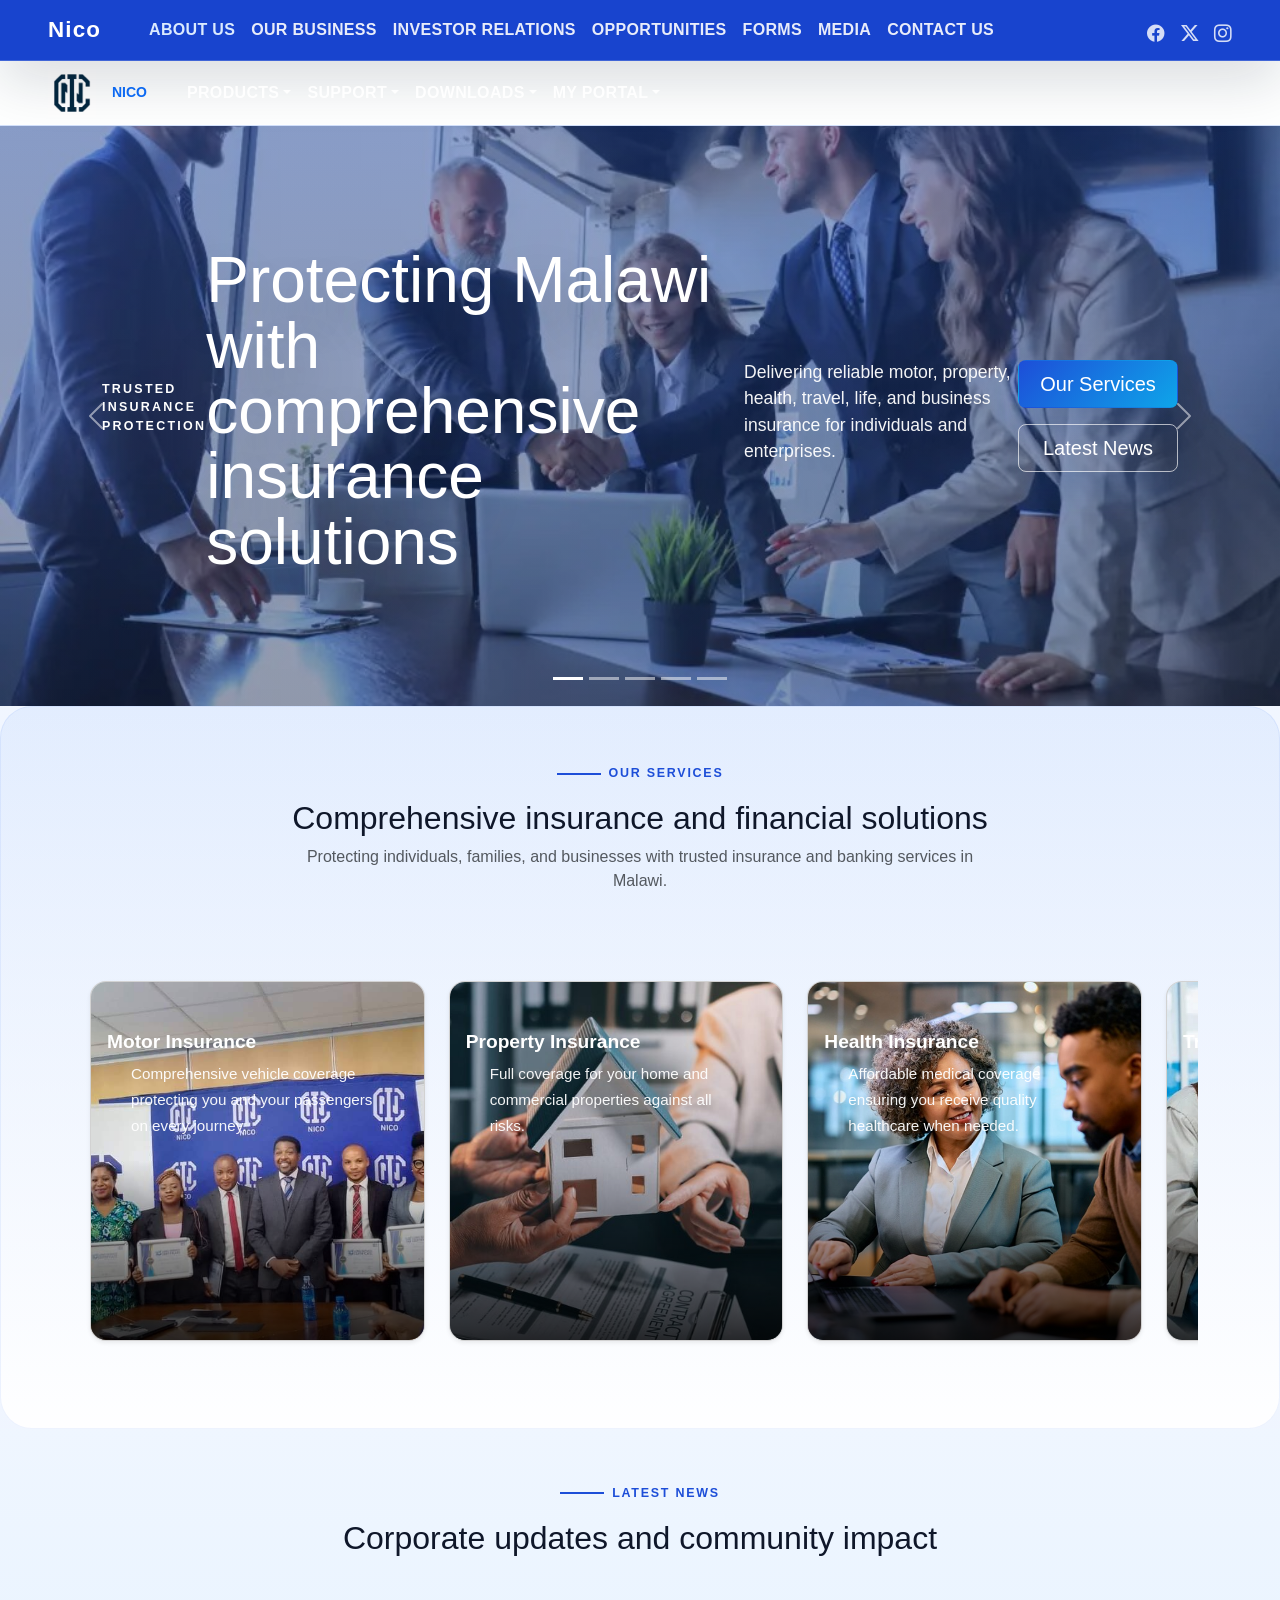
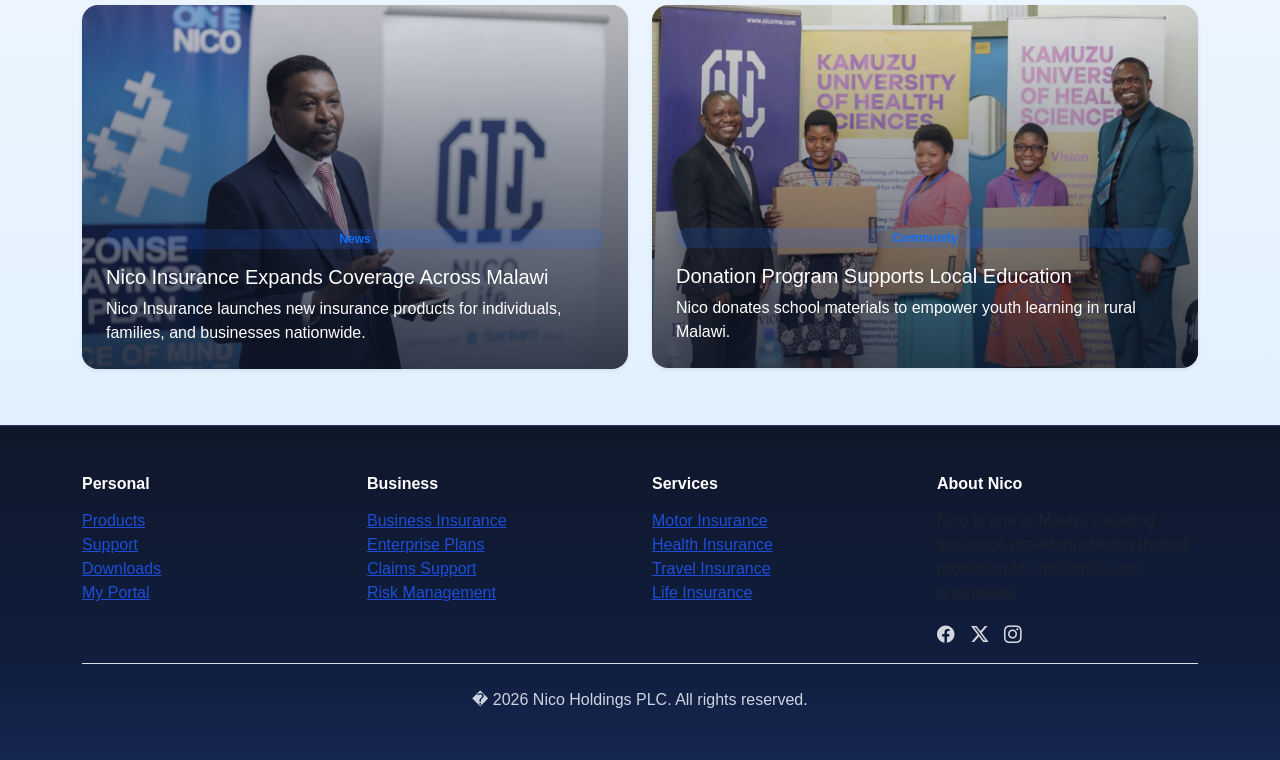
<file: index.html>
<!doctype html>
<html lang="en">
<head>
  <meta charset="utf-8">
  <meta name="viewport" content="width=device-width, initial-scale=1">
  <title>Nico Holdings</title>
  <link rel="preconnect" href="https://fonts.googleapis.com">
  <link rel="preconnect" href="https://fonts.gstatic.com" crossorigin>
  <link href="https://fonts.googleapis.com/css2?family=Inter:wght@400;500;600;700&display=swap" rel="stylesheet">
  <link href="https://cdn.jsdelivr.net/npm/bootstrap-icons@1.11.3/font/bootstrap-icons.min.css" rel="stylesheet">
  <link href="https://cdn.jsdelivr.net/npm/bootstrap@5.3.8/dist/css/bootstrap.min.css" rel="stylesheet">
  <link rel="stylesheet" href="style.css">
</head>
<body>
  <header class="sticky-top">
    <nav class="navbar navbar-expand-lg glass-nav px-3 px-lg-5">
      <div class="container-fluid px-0">
        <a class="navbar-brand fw-bold" href="index.html">Nico</a>
        <button class="navbar-toggler" type="button" data-bs-toggle="collapse" data-bs-target="#mainNav" aria-controls="mainNav" aria-expanded="false" aria-label="Toggle navigation">
          <span class="navbar-toggler-icon"></span>
        </button>
        <div class="collapse navbar-collapse" id="mainNav" data-bs-auto-close="false">
          <ul class="navbar-nav me-auto mb-2 mb-lg-0 mx-lg-4">
            <li class="nav-item"><a class="nav-link active" href="./about.html">About Us</a></li>
            <li class="nav-item"><a class="nav-link" href="./business.html">Our Business</a></li>
            <li class="nav-item"><a class="nav-link" href="./investors.html">Investor Relations</a></li>
            <li class="nav-item"><a class="nav-link" href="./opportunities.html">Opportunities</a></li>
            <li class="nav-item"><a class="nav-link" href="./forms.html">Forms</a></li>
            <li class="nav-item"><a class="nav-link" href="./media.html">Media</a></li>
            <li class="nav-item"><a class="nav-link" href="./contact.html">Contact Us</a></li>
          </ul>
        </div>
        <div class="nav-icons d-flex align-items-center gap-3 ms-auto">
   <a href="https://www.facebook.com/" target="_blank" class="icon-link">
    <i class="bi bi-facebook"></i>
</a>

<a href="https://x.com/" target="_blank" class="icon-link">
    <i class="bi bi-twitter-x"></i>
</a>

<a href="https://www.instagram.com/" target="_blank" class="icon-link">
    <i class="bi bi-instagram"></i>
</a>
        </div>
      </div>
    </nav>
    <div class="top-info-bar px-3 px-lg-5">
      <div class="container-fluid px-0 d-flex flex-column flex-md-row align-items-center justify-content-start gap-3 py-2">
        <div class="d-flex align-items-center gap-2 text-primary fw-semibold text-uppercase small">
          <img src="images/company%20logo/company%20logo%20.png" alt="Nico" class="top-logo">
          <span>Nico</span>
        </div>
        <div class="d-flex flex-wrap gap-3 ms-3 ms-md-4">
          <div class="dropdown">
            <a class="dropdown-toggle nav-link text-dark fw-semibold" href="#" data-bs-toggle="dropdown">Products</a>
            <ul class="dropdown-menu">
              <li><a class="dropdown-item" href="#">Personal Banking</a></li>
              <li><a class="dropdown-item" href="#">Business Banking</a></li>
              <li><a class="dropdown-item" href="#">Loans</a></li>
            </ul>
          </div>
          <div class="dropdown">
            <a class="dropdown-toggle nav-link text-dark fw-semibold" href="#" data-bs-toggle="dropdown">Support</a>
            <ul class="dropdown-menu">
              <li><a class="dropdown-item" href="#">Help Center</a></li>
              <li><a class="dropdown-item" href="#">FAQs</a></li>
              <li><a class="dropdown-item" href="#">Live Chat</a></li>
            </ul>
          </div>
          <div class="dropdown">
            <a class="dropdown-toggle nav-link text-dark fw-semibold" href="#" data-bs-toggle="dropdown">Downloads</a>
            <ul class="dropdown-menu">
              <li><a class="dropdown-item" href="#">Mobile App</a></li>
              <li><a class="dropdown-item" href="#">Forms PDF</a></li>
              <li><a class="dropdown-item" href="#">Reports</a></li>
            </ul>
          </div>
          <div class="dropdown">
            <a class="dropdown-toggle nav-link text-dark fw-semibold" href="#" data-bs-toggle="dropdown">My Portal</a>
            <ul class="dropdown-menu">
              <li><a class="dropdown-item" href="#">Login</a></li>
              <li><a class="dropdown-item" href="#">Register</a></li>
              <li><a class="dropdown-item" href="#">Dashboard</a></li>
            </ul>
          </div>
        </div>
      </div>
    </div>
  </header>

  <main>
    <section class="hero-section">
      <div id="heroCarousel" class="carousel slide carousel-fade" data-bs-ride="carousel" data-bs-interval="5500">
        <div class="carousel-indicators">
          <button type="button" data-bs-target="#heroCarousel" data-bs-slide-to="0" class="active" aria-current="true" aria-label="Slide 1"></button>
          <button type="button" data-bs-target="#heroCarousel" data-bs-slide-to="1" aria-label="Slide 2"></button>
          <button type="button" data-bs-target="#heroCarousel" data-bs-slide-to="2" aria-label="Slide 3"></button>
          <button type="button" data-bs-target="#heroCarousel" data-bs-slide-to="3" aria-label="Slide 4"></button>
          <button type="button" data-bs-target="#heroCarousel" data-bs-slide-to="4" aria-label="Slide 5"></button>
        </div>

        <div class="carousel-inner">
          <div class="carousel-item active">
            <div class="hero-slide hero-slide-1"></div>
            <div class="hero-overlay"></div>
            <div class="hero-caption container">
              <span class="eyebrow">Trusted insurance protection</span>
              <h1>Protecting Malawi with comprehensive insurance solutions</h1>
              <p>Delivering reliable motor, property, health, travel, life, and business insurance for individuals and enterprises.</p>
              <div class="hero-actions d-flex flex-wrap gap-3">
                <a class="btn btn-primary btn-lg" href="#services">Our Services</a>
                <a class="btn btn-outline-primary btn-lg" href="#news">Latest News</a>
              </div>
            </div>
          </div>

          <div class="carousel-item">
            <div class="hero-slide hero-slide-2"></div>
            <div class="hero-overlay"></div>
            <div class="hero-caption container">
              <span class="eyebrow">Motor insurance excellence</span>
              <h1>Comprehensive vehicle coverage for peace of mind</h1>
              <p>Protecting drivers with reliable motor insurance and dedicated claims support.</p>
              <div class="hero-actions d-flex flex-wrap gap-3">
                <a class="btn btn-primary btn-lg" href="#services">View Solutions</a>
                <a class="btn btn-outline-primary btn-lg" href="#news">Company News</a>
              </div>
            </div>
          </div>

          <div class="carousel-item">
            <div class="hero-slide hero-slide-3"></div>
            <div class="hero-overlay"></div>
            <div class="hero-caption container">
              <span class="eyebrow">Personal protection</span>
              <h1>Secure your family with affordable health and life insurance</h1>
              <p>Quality healthcare coverage and life protection for your loved ones' future.</p>
              <div class="hero-actions d-flex flex-wrap gap-3">
                <a class="btn btn-primary btn-lg" href="#services">Learn More</a>
                <a class="btn btn-outline-primary btn-lg" href="#news">Read News</a>
              </div>
            </div>
          </div>

          <div class="carousel-item">
            <div class="hero-slide hero-slide-4"></div>
            <div class="hero-overlay"></div>
            <div class="hero-caption container">
              <span class="eyebrow">Travel confidence</span>
              <h1>Adventure awaits with Nico travel insurance</h1>
              <p>Complete protection for your journeys across Malawi and beyond.</p>
              <div class="hero-actions d-flex flex-wrap gap-3">
                <a class="btn btn-primary btn-lg" href="#services">See Infrastructure</a>
                <a class="btn btn-outline-primary btn-lg" href="#news">Latest Updates</a>
              </div>
            </div>
          </div>

          <div class="carousel-item">
            <div class="hero-slide hero-slide-5"></div>
            <div class="hero-overlay"></div>
            <div class="hero-caption container">
              <span class="eyebrow">Building futures</span>
              <h1>Growing Malawi's financial security one policy at a time</h1>
              <p>Committed to financial inclusion, reliable insurance, and community development.</p>
              <div class="hero-actions d-flex flex-wrap gap-3">
                <a class="btn btn-primary btn-lg" href="#services">Community Programs</a>
                <a class="btn btn-outline-primary btn-lg" href="#news">Learn More</a>
              </div>
            </div>
          </div>
        </div>

        <button class="carousel-control-prev" type="button" data-bs-target="#heroCarousel" data-bs-slide="prev">
          <span class="carousel-control-prev-icon" aria-hidden="true"></span>
          <span class="visually-hidden">Previous</span>
        </button>
        <button class="carousel-control-next" type="button" data-bs-target="#heroCarousel" data-bs-slide="next">
          <span class="carousel-control-next-icon" aria-hidden="true"></span>
          <span class="visually-hidden">Next</span>
        </button>
      </div>
    </section>

    <section id="services" class="services-section">
      <div class="container">
        <div class="section-header text-center mb-5">
          <p class="section-label">Our Services</p>
          <h2>Comprehensive insurance and financial solutions</h2>
          <p class="section-copy mx-auto text-muted">Protecting individuals, families, and businesses with trusted insurance and banking services in Malawi.</p>
        </div>

        <div class="service-slider overflow-hidden">
          <div class="service-track d-flex flex-nowrap gap-4">
            <article class="service-card service-card-1 card rounded-4 shadow-sm h-100">
              <div class="service-image"></div>
              <div class="card-body position-relative pt-5">
                <h5 class="card-title text-white">Motor Insurance</h5>
                <p class="card-text text-white-75">Comprehensive vehicle coverage protecting you and your passengers on every journey.</p>
              </div>
            </article>
            <article class="service-card service-card-2 card rounded-4 shadow-sm h-100">
              <div class="service-image"></div>
              <div class="card-body position-relative pt-5">
                <h5 class="card-title text-white">Property Insurance</h5>
                <p class="card-text text-white-75">Full coverage for your home and commercial properties against all risks.</p>
              </div>
            </article>
            <article class="service-card service-card-3 card rounded-4 shadow-sm h-100">
              <div class="service-image"></div>
              <div class="card-body position-relative pt-5">
                <h5 class="card-title text-white">Health Insurance</h5>
                <p class="card-text text-white-75">Affordable medical coverage ensuring you receive quality healthcare when needed.</p>
              </div>
            </article>
            <article class="service-card service-card-4 card rounded-4 shadow-sm h-100">
              <div class="service-image"></div>
              <div class="card-body position-relative pt-5">
                <h5 class="card-title text-white">Travel Insurance</h5>
                <p class="card-text text-white-75">Complete protection for domestic and international travel adventures.</p>
              </div>
            </article>
            <article class="service-card service-card-5 card rounded-4 shadow-sm h-100">
              <div class="service-image"></div>
              <div class="card-body position-relative pt-5">
                <h5 class="card-title text-white">Life Insurance</h5>
                <p class="card-text text-white-75">Secure your family's financial future with our life protection plans.</p>
              </div>
            </article>
            <article class="service-card service-card-6 card rounded-4 shadow-sm h-100">
              <div class="service-image"></div>
              <div class="card-body position-relative pt-5">
                <h5 class="card-title text-white">Business Insurance</h5>
                <p class="card-text text-white-75">Tailored coverage protecting your enterprise from operational and financial risks.</p>
              </div>
            </article>
          </div>
        </div>
      </div>
    </section>

    <section id="news" class="news-section">
      <div class="container">
        <div class="section-header text-center mb-5">
          <p class="section-label">Latest News</p>
          <h2>Corporate updates and community impact</h2>
        </div>

        <div class="row g-4">
          <div class="col-lg-6">
            <article class="news-card overflow-hidden shadow-sm rounded-4">
              <img src="images/news section/coverage.jpg" alt="Corporate Update" class="img-fluid w-100">
              <div class="news-card-overlay p-4 d-flex flex-column justify-content-end h-100">
                <span class="badge bg-primary-soft text-primary mb-3">News</span>
                <h5>Nico Insurance Expands Coverage Across Malawi</h5>
                <p class="mb-0">Nico Insurance launches new insurance products for individuals, families, and businesses nationwide.</p>
              </div>
            </article>
          </div>
          <div class="col-lg-6">
            <article class="news-card overflow-hidden shadow-sm rounded-4">
              <img src="images/news section/universities-donation.jpg" alt="Community Support" class="img-fluid w-100">
              <div class="news-card-overlay p-4 d-flex flex-column justify-content-end h-100">
                <span class="badge bg-primary-soft text-primary mb-3">Community</span>
                <h5>Donation Program Supports Local Education</h5>
                <p class="mb-0">Nico donates school materials to empower youth learning in rural Malawi.</p>
              </div>
            </article>
          </div>
        </div>
      </div>
    </section>
  </main>

  <footer class="footer py-5">
    <div class="container">
      <div class="row gy-4">
        <div class="col-md-3">
          <h6 class="text-white fw-bold mb-3">Personal</h6>
          <ul class="list-unstyled mb-0">
            <li><a href="#">Products</a></li>
            <li><a href="#">Support</a></li>
            <li><a href="#">Downloads</a></li>
            <li><a href="#">My Portal</a></li>
          </ul>
        </div>
        <div class="col-md-3">
          <h6 class="text-white fw-bold mb-3">Business</h6>
          <ul class="list-unstyled mb-0">
            <li><a href="#">Business Insurance</a></li>
            <li><a href="#">Enterprise Plans</a></li>
            <li><a href="#">Claims Support</a></li>
            <li><a href="#">Risk Management</a></li>
          </ul>
        </div>
        <div class="col-md-3">
          <h6 class="text-white fw-bold mb-3">Services</h6>
          <ul class="list-unstyled mb-0">
            <li><a href="#">Motor Insurance</a></li>
            <li><a href="#">Health Insurance</a></li>
            <li><a href="#">Travel Insurance</a></li>
            <li><a href="#">Life Insurance</a></li>
          </ul>
        </div>
        <div class="col-md-3">
          <h6 class="text-white fw-bold mb-3">About Nico</h6>
          <p class="text-muted">Nico is one of Malawi's leading insurance providers offering trusted protection for individuals and businesses.</p>
          <div class="d-flex gap-3 mt-3">
            <a href="#" class="icon-link"><i class="bi bi-facebook"></i></a>
            <a href="#" class="icon-link"><i class="bi bi-twitter-x"></i></a>
            <a href="#" class="icon-link"><i class="bi bi-instagram"></i></a>
          </div>
        </div>
      </div>
      <div class="text-center pt-4 mt-4 border-top border-white-10">
        <p class="mb-0">� 2026 Nico Holdings PLC. All rights reserved.</p>
      </div>
    </div>
  </footer>

  <script src="https://cdn.jsdelivr.net/npm/bootstrap@5.3.8/dist/js/bootstrap.bundle.min.js"></script>
  <script src="script.js"></script>
</body>
</html>
</file>
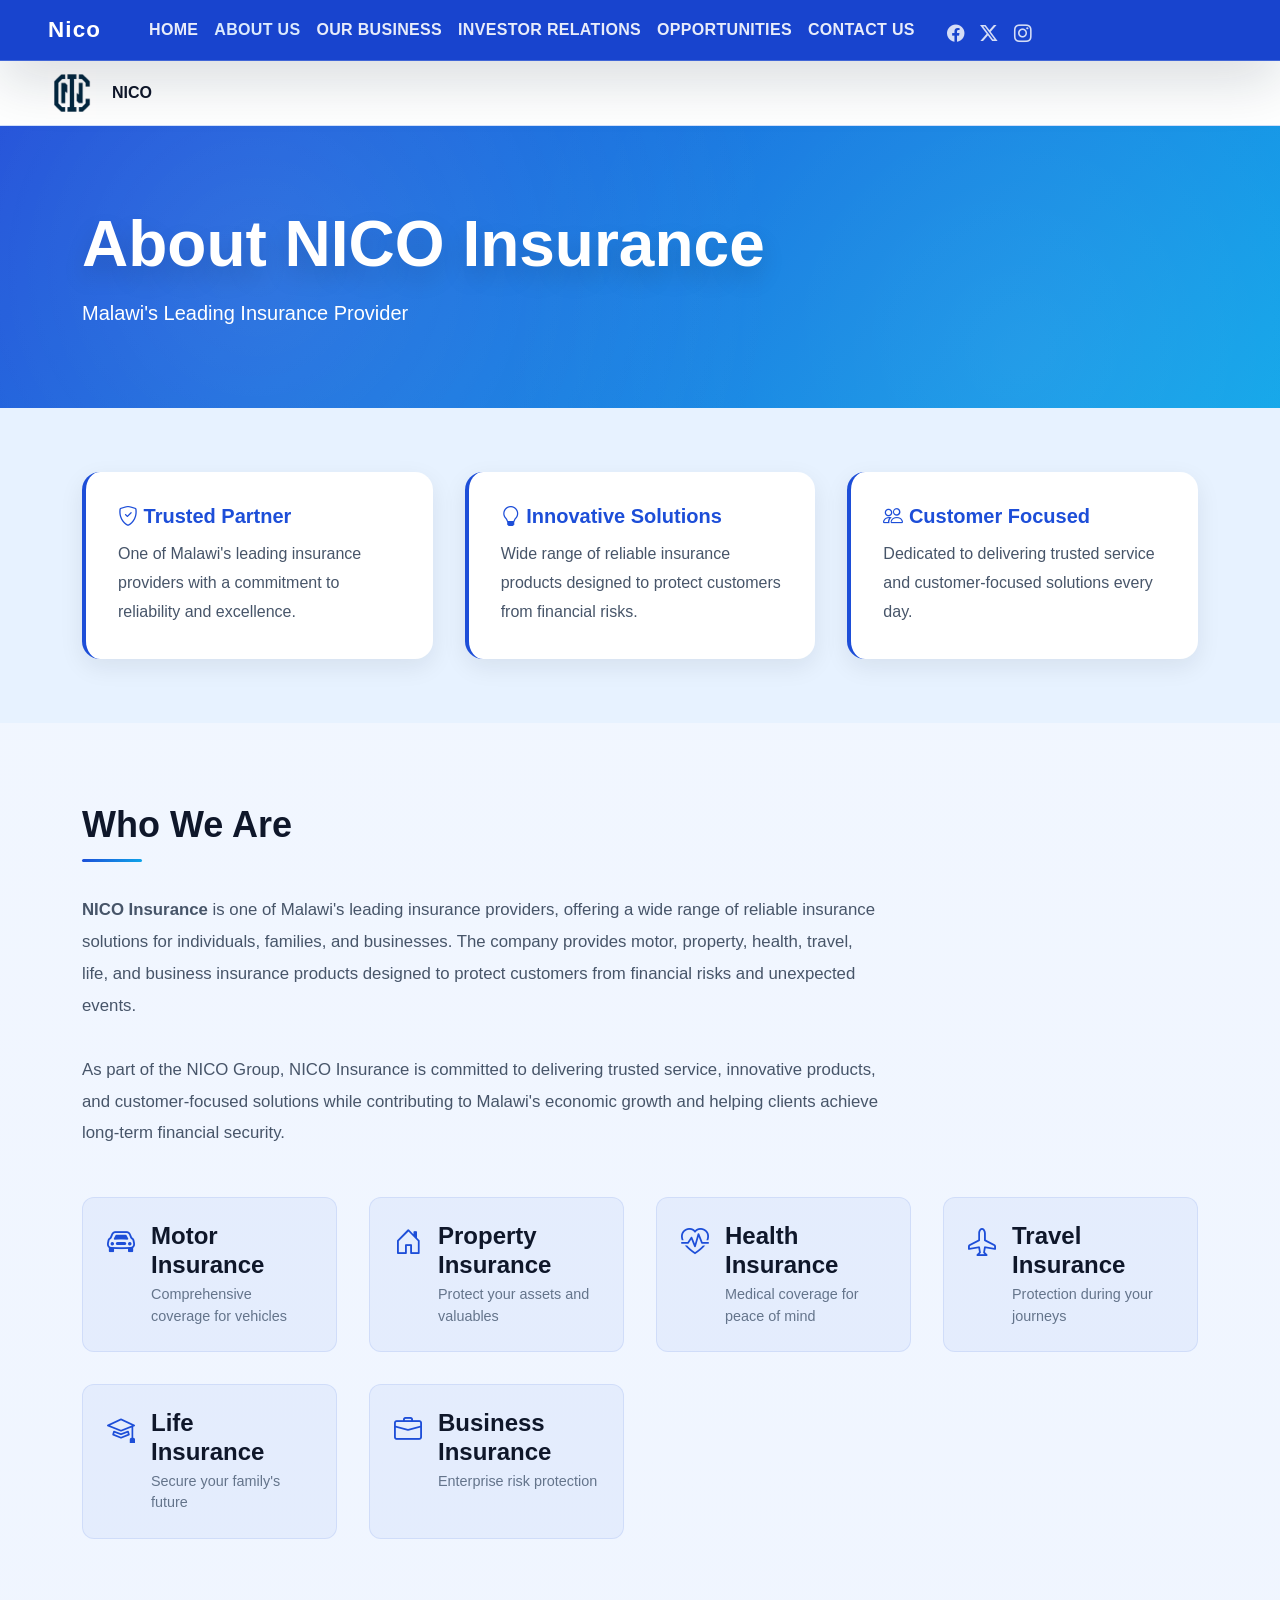
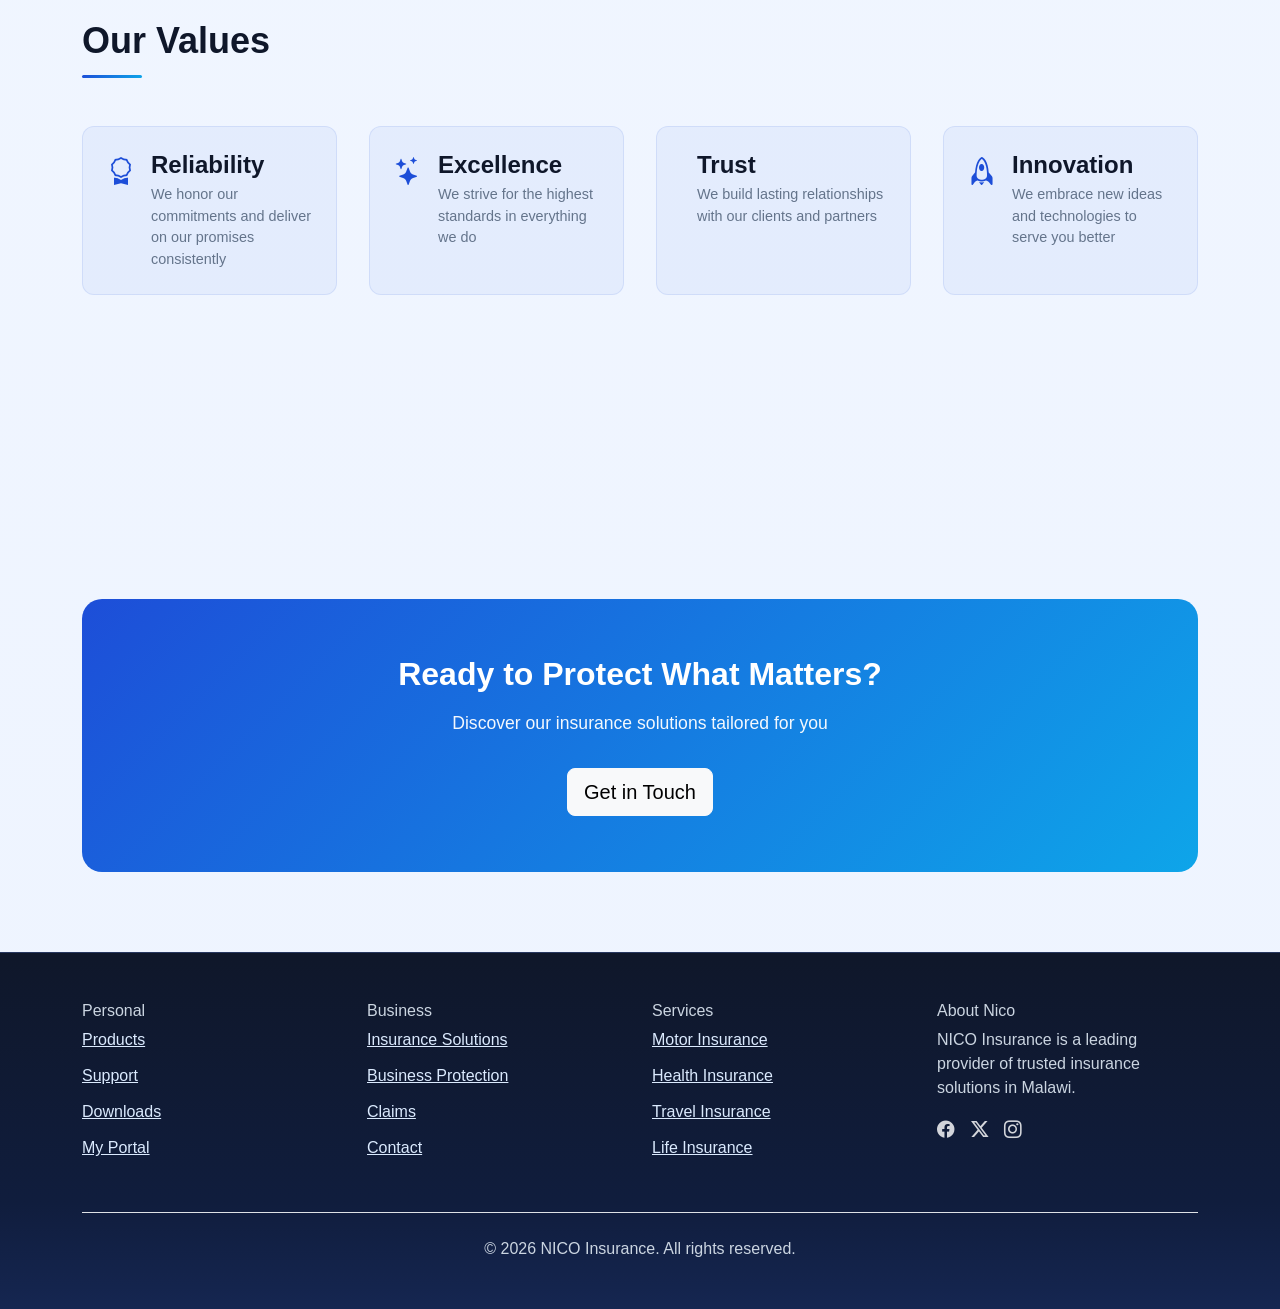
<file: about.html>
<!doctype html>
<html lang="en">
<head>
  <meta charset="utf-8">
  <meta name="viewport" content="width=device-width, initial-scale=1">
  <title>About Nico Insurance | Malawi's Leading Insurance Provider</title>
  <link rel="preconnect" href="https://fonts.googleapis.com">
  <link rel="preconnect" href="https://fonts.gstatic.com" crossorigin>
  <link href="https://fonts.googleapis.com/css2?family=Inter:wght@400;500;600;700&display=swap" rel="stylesheet">
  <link href="https://cdn.jsdelivr.net/npm/bootstrap-icons@1.11.3/font/bootstrap-icons.min.css" rel="stylesheet">
  <link href="https://cdn.jsdelivr.net/npm/bootstrap@5.3.8/dist/css/bootstrap.min.css" rel="stylesheet">
  <link rel="stylesheet" href="style.css">
  <style>
    .about-hero {
      background: linear-gradient(135deg, #1d4ed8 0%, #0ea5e9 100%);
      color: white;
      padding: 5rem 0;
      position: relative;
      overflow: hidden;
    }

    .about-hero::before {
      content: '';
      position: absolute;
      inset: 0;
      background: radial-gradient(circle at 20% 50%, rgba(255,255,255,0.1), transparent 50%),
                  radial-gradient(circle at 80% 80%, rgba(255,255,255,0.08), transparent 50%);
      pointer-events: none;
    }

    .about-hero .container {
      position: relative;
      z-index: 1;
    }

    .about-hero h1 {
      font-size: clamp(2.5rem, 5vw, 4rem);
      font-weight: 800;
      margin-bottom: 1rem;
      text-shadow: 0 12px 24px rgba(0, 0, 0, 0.15);
    }

    .about-intro {
      padding: 4rem 0;
      background: rgba(226, 241, 255, 0.6);
    }

    .about-intro .intro-grid {
      display: grid;
      grid-template-columns: repeat(auto-fit, minmax(280px, 1fr));
      gap: 2rem;
    }

    .intro-card {
      background: white;
      padding: 2rem;
      border-radius: 18px;
      box-shadow: 0 8px 24px rgba(15, 23, 42, 0.08);
      border-left: 4px solid #1d4ed8;
    }

    .intro-card h3 {
      color: #1d4ed8;
      font-weight: 700;
      margin-bottom: 0.75rem;
      font-size: 1.25rem;
    }

    .intro-card p {
      color: #475569;
      line-height: 1.8;
      margin: 0;
    }

    .about-content {
      padding: 5rem 0;
    }

    .about-section {
      margin-bottom: 5rem;
    }

    .about-section h2 {
      font-size: 2.25rem;
      font-weight: 800;
      margin-bottom: 2rem;
      color: #0f172a;
      position: relative;
      padding-bottom: 1rem;
    }

    .about-section h2::after {
      content: '';
      position: absolute;
      bottom: 0;
      left: 0;
      width: 60px;
      height: 3px;
      background: linear-gradient(135deg, #1d4ed8, #0ea5e9);
      border-radius: 2px;
    }

    .about-text {
      font-size: 1.05rem;
      line-height: 1.9;
      color: #475569;
      max-width: 800px;
      margin-bottom: 2rem;
    }

    .highlights {
      display: grid;
      grid-template-columns: repeat(auto-fit, minmax(240px, 1fr));
      gap: 2rem;
      margin-top: 3rem;
    }

    .highlight-item {
      display: flex;
      gap: 1rem;
      padding: 1.5rem;
      background: rgba(29, 78, 216, 0.05);
      border-radius: 12px;
      border: 1px solid rgba(29, 78, 216, 0.1);
    }

    .highlight-item i {
      color: #1d4ed8;
      font-size: 1.75rem;
      flex-shrink: 0;
    }

    .highlight-text h4 {
      color: #0f172a;
      font-weight: 700;
      margin-bottom: 0.25rem;
    }

    .highlight-text p {
      color: #64748b;
      font-size: 0.9rem;
      margin: 0;
    }

    .cta-section {
      background: linear-gradient(135deg, #1d4ed8 0%, #0ea5e9 100%);
      color: white;
      padding: 3.5rem 0;
      border-radius: 20px;
      text-align: center;
      margin-top: 4rem;
    }

    .cta-section h3 {
      font-size: 2rem;
      font-weight: 800;
      margin-bottom: 1rem;
    }

    .cta-section p {
      font-size: 1.1rem;
      opacity: 0.95;
      margin-bottom: 2rem;
    }
  </style>
</head>

<body>
  <header class="sticky-top">
    <nav class="navbar navbar-expand-lg glass-nav px-3 px-lg-5">
      <div class="container-fluid px-0">
        <a class="navbar-brand fw-bold" href="index.html">Nico</a>
        <button class="navbar-toggler" type="button" data-bs-toggle="collapse" data-bs-target="#mainNav" aria-controls="mainNav" aria-expanded="false" aria-label="Toggle navigation">
          <span class="navbar-toggler-icon"></span>
        </button>
        <div class="collapse navbar-collapse" id="mainNav" data-bs-auto-close="false">
          <ul class="navbar-nav me-auto mb-2 mb-lg-0 mx-lg-4">
            <li class="nav-item"><a class="nav-link" href="index.html">Home</a></li>
            <li class="nav-item"><a class="nav-link active" href="about.html">About Us</a></li>
            <li class="nav-item"><a class="nav-link" href="business.html">Our Business</a></li>
            <li class="nav-item"><a class="nav-link" href="investors.html">Investor Relations</a></li>
            <li class="nav-item"><a class="nav-link" href="opportunities.html">Opportunities</a></li>
            <li class="nav-item"><a class="nav-link" href="contact.html">Contact Us</a></li>
          </ul>
          <div class="nav-icons d-flex align-items-center gap-3">
            <a href="#" class="icon-link"><i class="bi bi-facebook"></i></a>
            <a href="#" class="icon-link"><i class="bi bi-twitter-x"></i></a>
            <a href="#" class="icon-link"><i class="bi bi-instagram"></i></a>
          </div>
        </div>
      </div>
    </nav>
    <div class="top-info-bar px-3 px-lg-5">
      <div class="container-fluid px-0 d-flex flex-column flex-md-row align-items-center justify-content-start gap-3 py-2">
        <div class="info-label d-flex align-items-center gap-2">
          <img src="images/company%20logo/company%20logo%20.png" alt="Nico" class="top-logo">
          <span class="text-uppercase fw-semibold">Nico</span>
        </div>
      </div>
    </div>
  </header>

  <main>
    <!-- HERO SECTION -->
    <section class="about-hero">
      <div class="container">
        <h1>About NICO Insurance</h1>
        <p class="fs-5 mb-0">Malawi's Leading Insurance Provider</p>
      </div>
    </section>

    <!-- INTRO CARDS -->
    <section class="about-intro">
      <div class="container">
        <div class="intro-grid">
          <div class="intro-card">
            <h3><i class="bi bi-shield-check"></i> Trusted Partner</h3>
            <p>One of Malawi's leading insurance providers with a commitment to reliability and excellence.</p>
          </div>
          <div class="intro-card">
            <h3><i class="bi bi-lightbulb"></i> Innovative Solutions</h3>
            <p>Wide range of reliable insurance products designed to protect customers from financial risks.</p>
          </div>
          <div class="intro-card">
            <h3><i class="bi bi-people"></i> Customer Focused</h3>
            <p>Dedicated to delivering trusted service and customer-focused solutions every day.</p>
          </div>
        </div>
      </div>
    </section>

    <!-- MAIN CONTENT -->
    <section class="about-content">
      <div class="container">

        <!-- WHO WE ARE -->
        <div class="about-section">
          <h2>Who We Are</h2>
          <p class="about-text">
            <strong>NICO Insurance</strong> is one of Malawi's leading insurance providers, offering a wide range of reliable insurance solutions for individuals, families, and businesses. The company provides motor, property, health, travel, life, and business insurance products designed to protect customers from financial risks and unexpected events.
          </p>
          <p class="about-text">
            As part of the NICO Group, NICO Insurance is committed to delivering trusted service, innovative products, and customer-focused solutions while contributing to Malawi's economic growth and helping clients achieve long-term financial security.
          </p>

          <div class="highlights">
            <div class="highlight-item">
              <i class="bi bi-car-front"></i>
              <div class="highlight-text">
                <h4>Motor Insurance</h4>
                <p>Comprehensive coverage for vehicles</p>
              </div>
            </div>
            <div class="highlight-item">
              <i class="bi bi-house-door"></i>
              <div class="highlight-text">
                <h4>Property Insurance</h4>
                <p>Protect your assets and valuables</p>
              </div>
            </div>
            <div class="highlight-item">
              <i class="bi bi-heart-pulse"></i>
              <div class="highlight-text">
                <h4>Health Insurance</h4>
                <p>Medical coverage for peace of mind</p>
              </div>
            </div>
            <div class="highlight-item">
              <i class="bi bi-airplane"></i>
              <div class="highlight-text">
                <h4>Travel Insurance</h4>
                <p>Protection during your journeys</p>
              </div>
            </div>
            <div class="highlight-item">
              <i class="bi bi-mortarboard"></i>
              <div class="highlight-text">
                <h4>Life Insurance</h4>
                <p>Secure your family's future</p>
              </div>
            </div>
            <div class="highlight-item">
              <i class="bi bi-briefcase"></i>
              <div class="highlight-text">
                <h4>Business Insurance</h4>
                <p>Enterprise risk protection</p>
              </div>
            </div>
          </div>
        </div>

        <!-- OUR VALUES -->
        <div class="about-section">
          <h2>Our Values</h2>
          <div class="highlights">
            <div class="highlight-item">
              <i class="bi bi-award"></i>
              <div class="highlight-text">
                <h4>Reliability</h4>
                <p>We honor our commitments and deliver on our promises consistently</p>
              </div>
            </div>
            <div class="highlight-item">
              <i class="bi bi-stars"></i>
              <div class="highlight-text">
                <h4>Excellence</h4>
                <p>We strive for the highest standards in everything we do</p>
              </div>
            </div>
            <div class="highlight-item">
              <i class="bi bi-handshake"></i>
              <div class="highlight-text">
                <h4>Trust</h4>
                <p>We build lasting relationships with our clients and partners</p>
              </div>
            </div>
            <div class="highlight-item">
              <i class="bi bi-rocket"></i>
              <div class="highlight-text">
                <h4>Innovation</h4>
                <p>We embrace new ideas and technologies to serve you better</p>
              </div>
            </div>
          </div>
        </div>

      </div>
    </section>

    <!-- CTA SECTION -->
    <section class="about-content">
      <div class="container">
        <div class="cta-section">
          <h3>Ready to Protect What Matters?</h3>
          <p>Discover our insurance solutions tailored for you</p>
          <a href="contact.html" class="btn btn-light btn-lg">Get in Touch</a>
        </div>
      </div>
    </section>

  </main>

  <footer class="footer py-5">
    <div class="container">
      <div class="row gy-4">
        <div class="col-md-3">
          <h6 class="footer-title">Personal</h6>
          <ul class="footer-list list-unstyled">
            <li><a href="#">Products</a></li>
            <li><a href="#">Support</a></li>
            <li><a href="#">Downloads</a></li>
            <li><a href="#">My Portal</a></li>
          </ul>
        </div>
        <div class="col-md-3">
          <h6 class="footer-title">Business</h6>
          <ul class="footer-list list-unstyled">
            <li><a href="#">Insurance Solutions</a></li>
            <li><a href="#">Business Protection</a></li>
            <li><a href="#">Claims</a></li>
            <li><a href="#">Contact</a></li>
          </ul>
        </div>
        <div class="col-md-3">
          <h6 class="footer-title">Services</h6>
          <ul class="footer-list list-unstyled">
            <li><a href="#">Motor Insurance</a></li>
            <li><a href="#">Health Insurance</a></li>
            <li><a href="#">Travel Insurance</a></li>
            <li><a href="#">Life Insurance</a></li>
          </ul>
        </div>
        <div class="col-md-3">
          <h6 class="footer-title">About Nico</h6>
          <p class="footer-text">NICO Insurance is a leading provider of trusted insurance solutions in Malawi.</p>
          <div class="d-flex gap-3 mt-3">
            <a href="#" class="icon-link"><i class="bi bi-facebook"></i></a>
            <a href="#" class="icon-link"><i class="bi bi-twitter-x"></i></a>
            <a href="#" class="icon-link"><i class="bi bi-instagram"></i></a>
          </div>
        </div>
      </div>
      <div class="footer-bottom text-center pt-4 mt-4 border-top border-white-10">
        <p class="mb-0">© 2026 NICO Insurance. All rights reserved.</p>
      </div>
    </div>
  </footer>

  <script src="https://cdn.jsdelivr.net/npm/bootstrap@5.3.8/dist/js/bootstrap.bundle.min.js"></script>
</body>
</html>
</file>
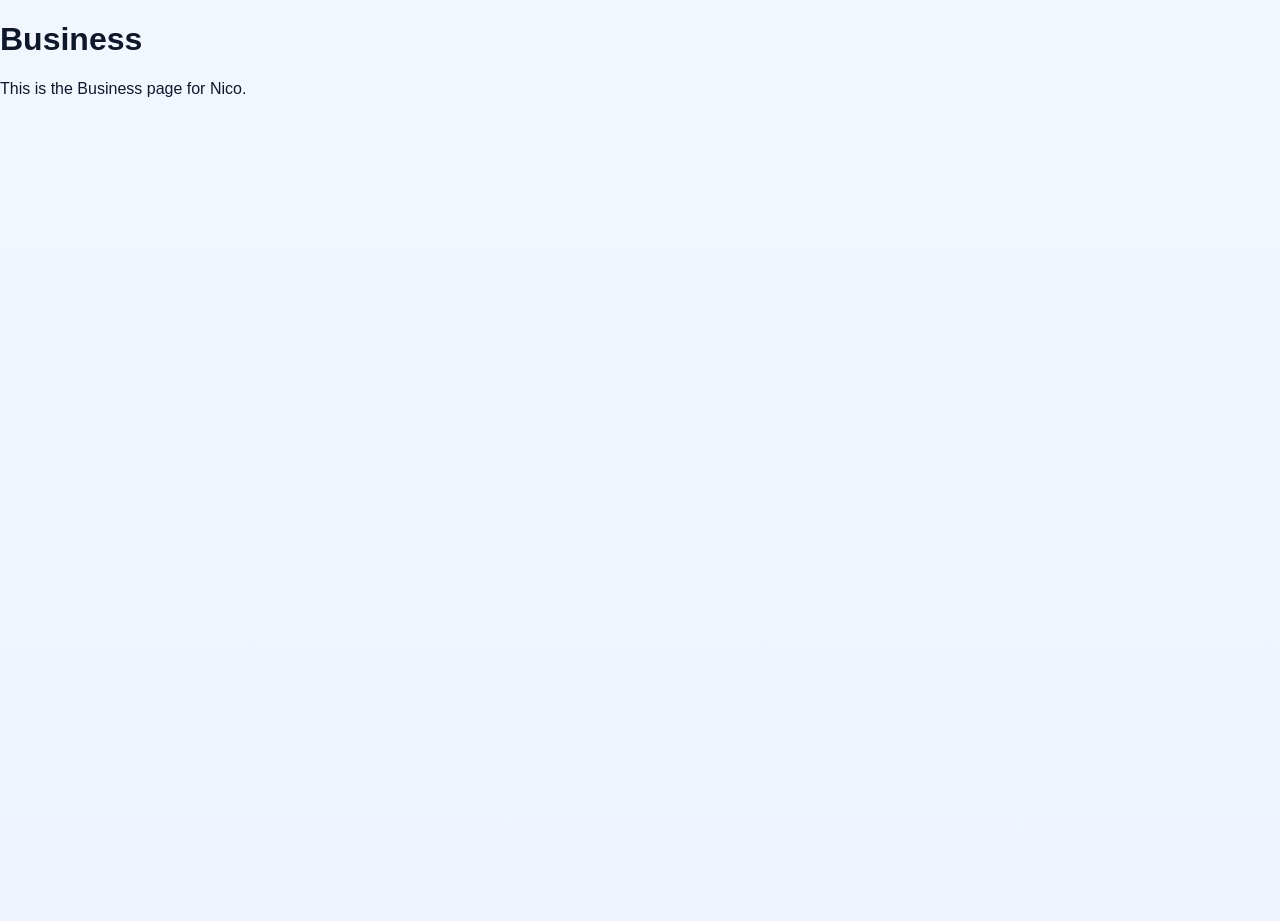
<file: business.html>
<!doctype html>
<html lang="en">
<head>
  <meta charset="utf-8">
  <meta name="viewport" content="width=device-width, initial-scale=1">
  <title>Business</title>
  <link rel="stylesheet" href="style.css">
</head>
<body>
  <main class="container py-5">
    <h1>Business</h1>
    <p>This is the Business page for Nico.</p>
  </main>
</body>
</html>
</file>
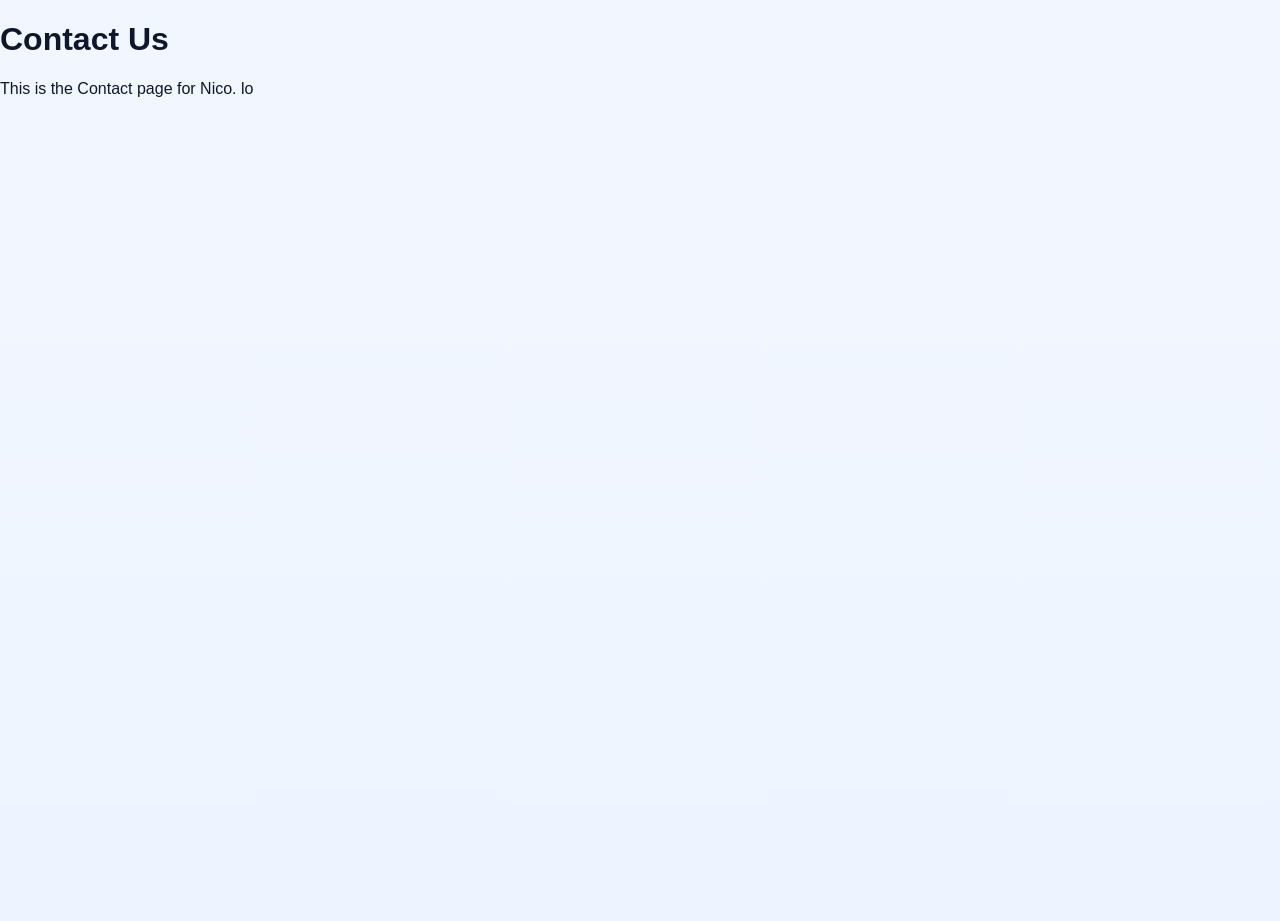
<file: contact.html>
<!doctype html>
<html lang="en">
<head>
  <meta charset="utf-8">
  <meta name="viewport" content="width=device-width, initial-scale=1">
  <title>Contact Us</title>
  <link rel="stylesheet" href="style.css">
</head>
<body>
  <main class="container py-5">
    <h1>Contact Us</h1>
    <p>This is the Contact page for Nico. lo</p>
  </main>
</body>
</html>
</file>
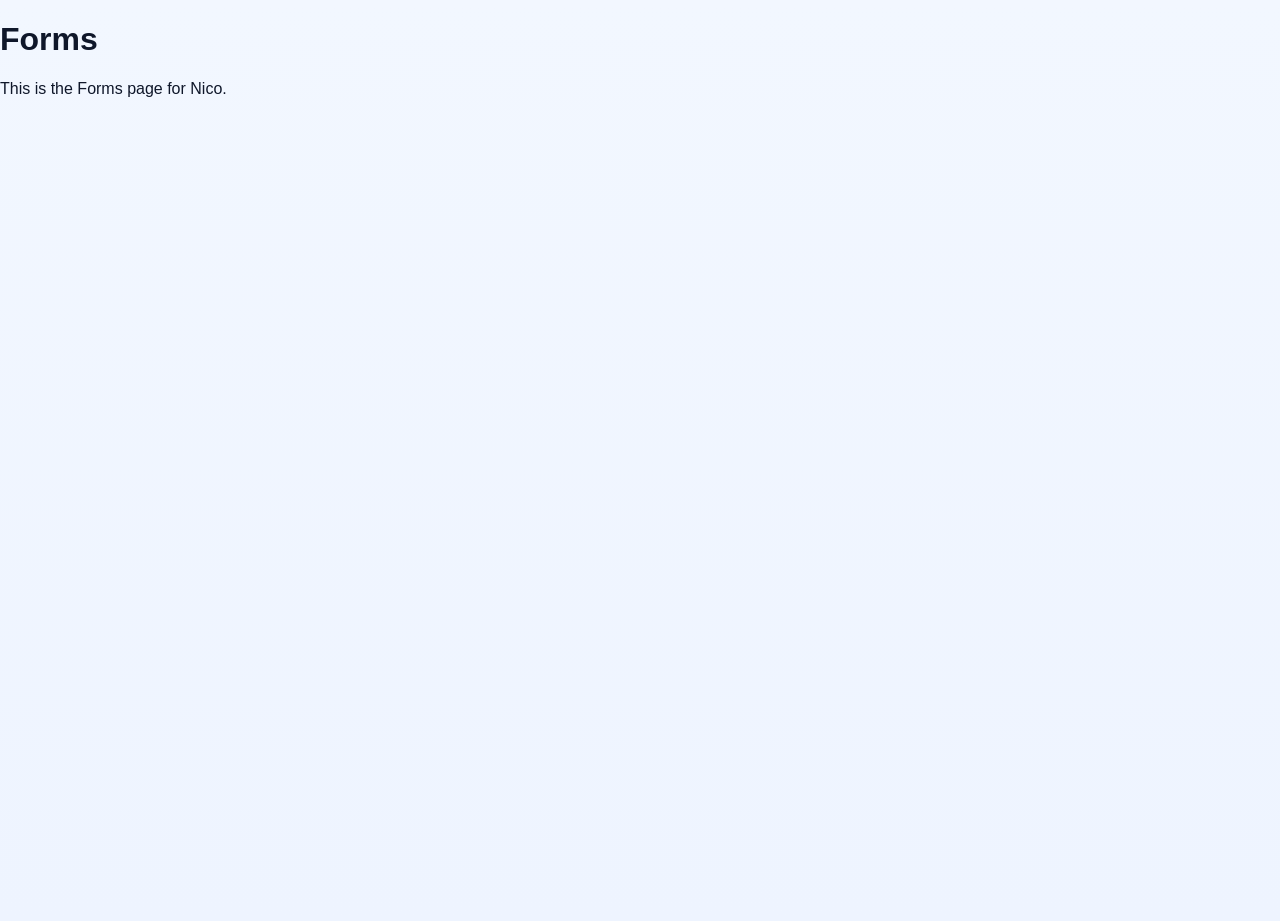
<file: forms.html>
<!doctype html>
<html lang="en">
<head>
  <meta charset="utf-8">
  <meta name="viewport" content="width=device-width, initial-scale=1">
  <title>Forms</title>
  <link rel="stylesheet" href="style.css">
</head>
<body>
  <main class="container py-5">
    <h1>Forms</h1>
    <p>This is the Forms page for Nico.</p>
  </main>
</body>
</html>
</file>
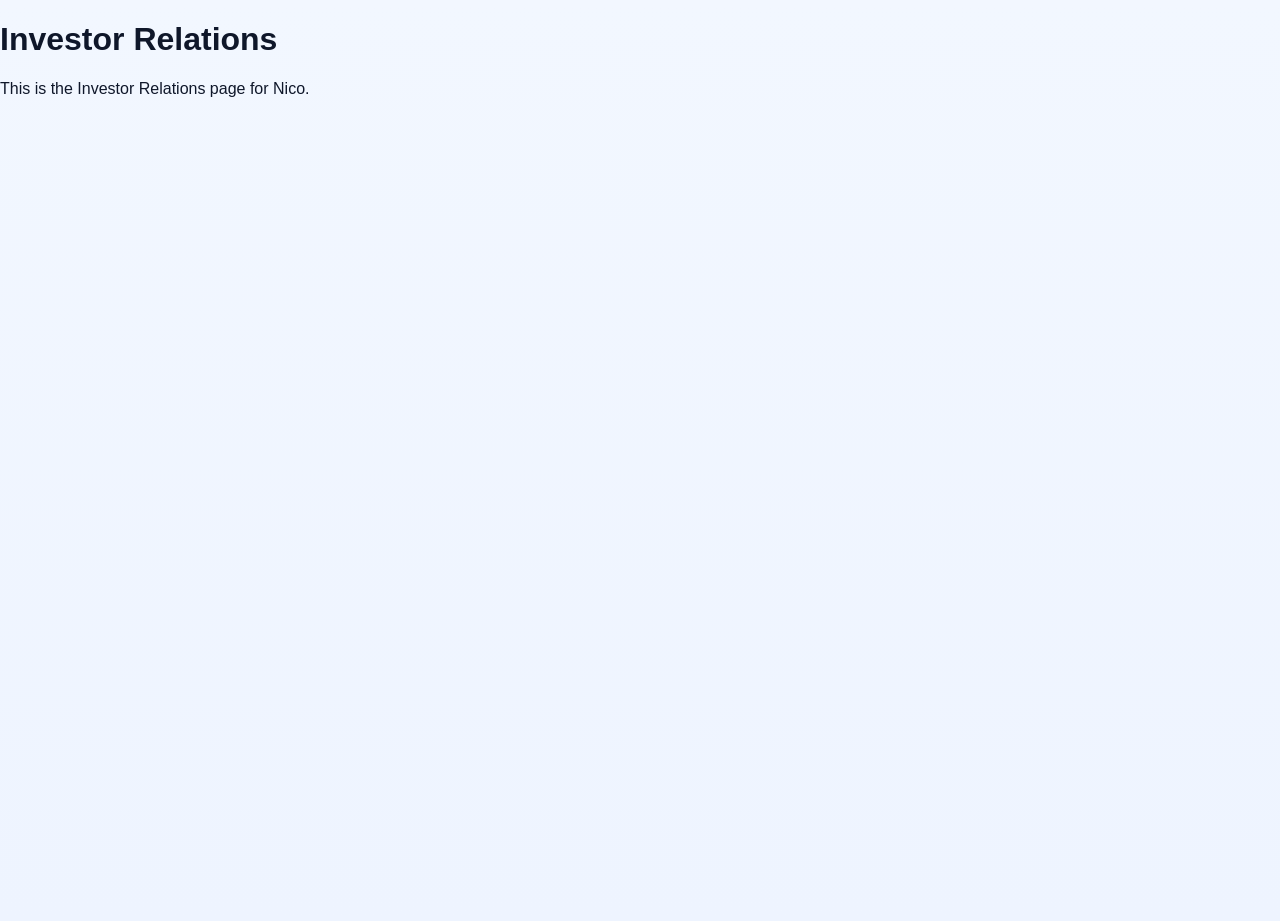
<file: investors.html>
<!doctype html>
<html lang="en">
<head>
  <meta charset="utf-8">
  <meta name="viewport" content="width=device-width, initial-scale=1">
  <title>Investors</title>
  <link rel="stylesheet" href="style.css">
</head>
<body>
  <main class="container py-5">
    <h1>Investor Relations</h1>
    <p>This is the Investor Relations page for Nico.</p>
  </main>
</body>
</html>
</file>
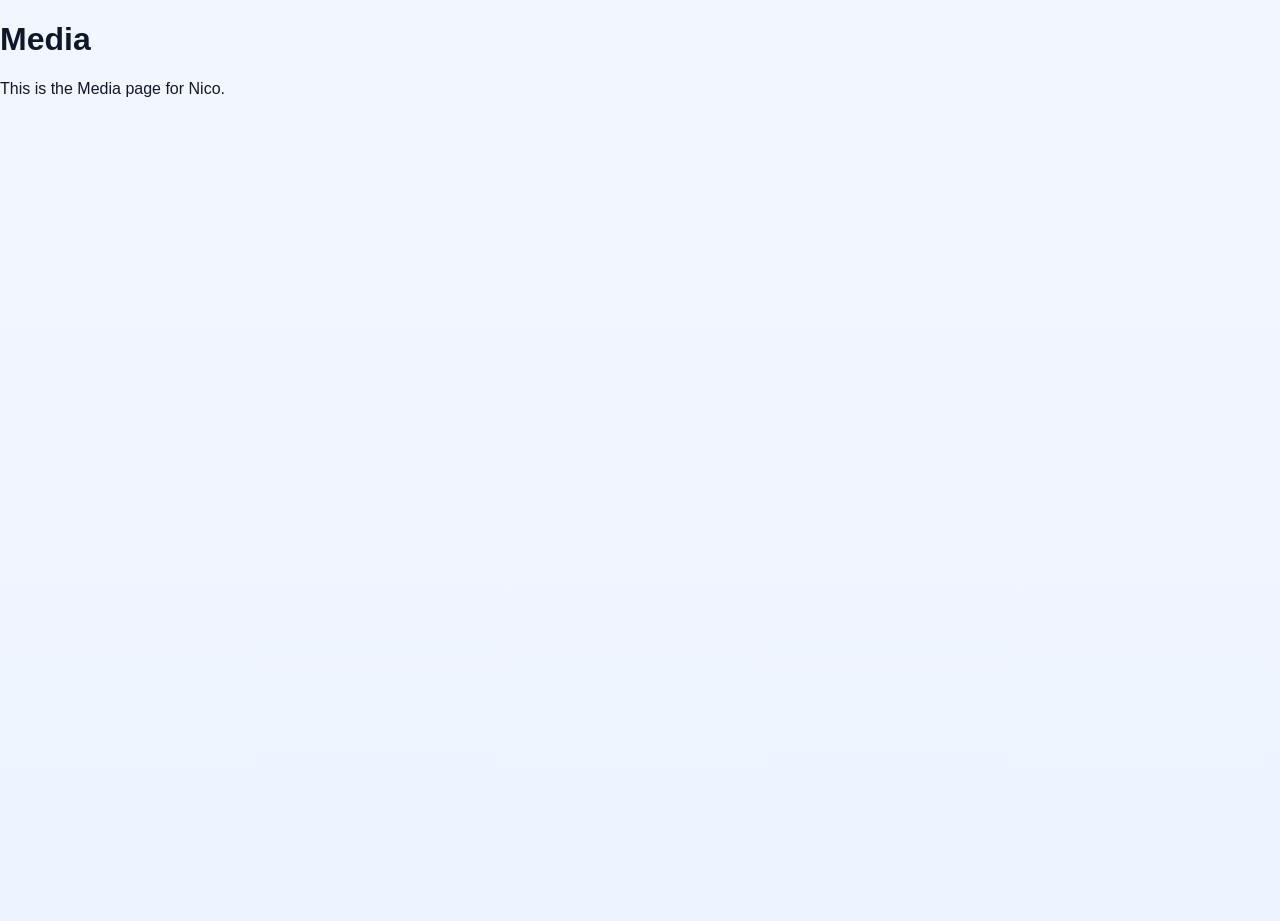
<file: media.html>
<!doctype html>
<html lang="en">
<head>
  <meta charset="utf-8">
  <meta name="viewport" content="width=device-width, initial-scale=1">
  <title>Media</title>
  <link rel="stylesheet" href="style.css">
</head>
<body>
  <main class="container py-5">
    <h1>Media</h1>
    <p>This is the Media page for Nico.</p>
  </main>
</body>
</html>
</file>
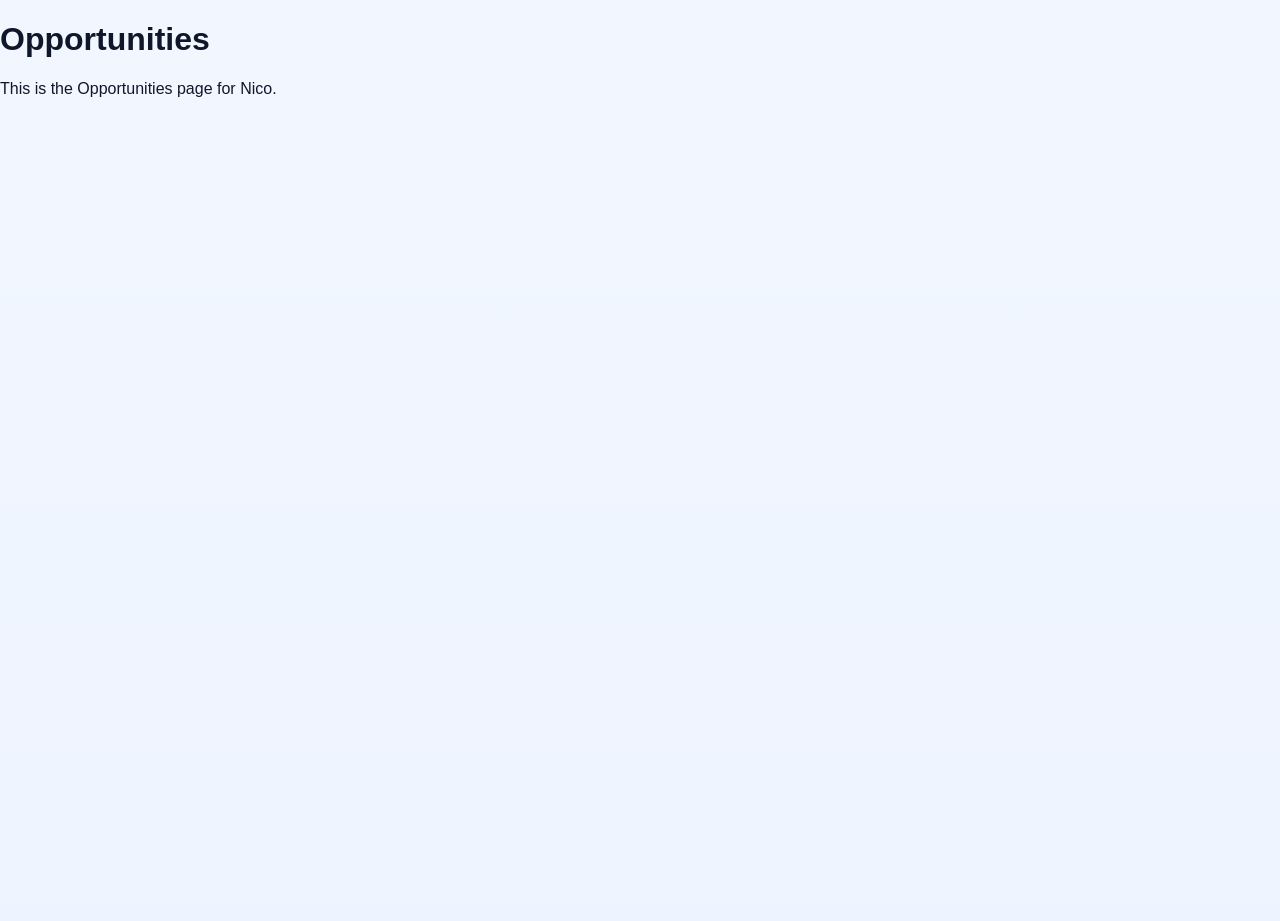
<file: opportunities.html>
<!doctype html>
<html lang="en">
<head>
  <meta charset="utf-8">
  <meta name="viewport" content="width=device-width, initial-scale=1">
  <title>Opportunities</title>
  <link rel="stylesheet" href="style.css">
</head>
<body>
  <main class="container py-5">
    <h1>Opportunities</h1>
    <p>This is the Opportunities page for Nico.</p>
  </main>
</body>
</html>
</file>
<file: style.css>
:root {
  --primary: #1d4ed8;
  --primary-dark: #1e40af;
  --primary-soft: #bfdbfe;
  --secondary: #0ea5e9;
  --bg: #e8f1ff;
  --card: #ffffff;
  --text: #0f172a;
  --muted: #475569;
  --border: #cfe4ff;
  --surface-soft: #eff6ff;
  --nav-bg: #0f3dcc;
  --nav-surface: rgba(15, 61, 204, 0.96);
  --hero-overlay: rgba(9, 30, 66, 0.45);
}

* {
  box-sizing: border-box;
}

body {
  margin: 0;
  min-height: 100vh;
  background: linear-gradient(180deg, #f2f7ff 0%, #eef4ff 100%);
  color: var(--text);
  font-family: "Segoe UI", sans-serif;
}

a {
  color: var(--primary);
}

a:hover,
a:focus {
  color: var(--primary-dark);
  text-decoration: none;
}

.glass-nav {
  background: var(--nav-surface) !important;
  backdrop-filter: blur(10px);
  border-bottom: 1px solid rgba(255, 255, 255, 0.18);
  box-shadow: 0 18px 56px rgba(15, 23, 42, 0.16);
}

.navbar-brand {
  color: #ffffff !important;
  font-size: 1.4rem;
  letter-spacing: 0.05em;
}

.nav-link {
  color: rgba(255, 255, 255, 0.9) !important;
  font-weight: 600;
  text-transform: uppercase;
  letter-spacing: 0.02em;
}

.nav-link:hover,
.nav-link.active {
  color: #dbeafe !important;
}

.icon-link {
  color: rgba(255, 255, 255, 0.82);
  font-size: 1.1rem;
  transition: color 0.25s ease;
}

.icon-link:hover {
  color: #ffffff;
}

.icon-link:hover {
  color: var(--primary);
}

.top-info-bar {
  background: rgba(255, 255, 255, 0.9);
  border-bottom: 1px solid rgba(37, 99, 235, 0.2);
}

.top-info-bar .top-logo {
  height: 48px;
  width: auto;
  display: block;
  margin-right: 8px;
}



.hero-section {
  position: relative;
  overflow: hidden;
}

.hero-section::before {
  content: '';
  position: absolute;
  inset: 0;
  background: linear-gradient(180deg, rgba(15, 61, 204, 0.42), rgba(15, 61, 204, 0.16));
  pointer-events: none;
}

.hero-slide {
  min-height: 580px;
  background-size: cover;
  background-position: center;
}

.hero-slide-1 {
  background-image: linear-gradient(180deg, rgba(37, 99, 235, 0.36), rgba(37, 99, 235, 0.14)), url('images/top/1.jpeg');
}

.hero-slide-2 {
  background-image: linear-gradient(180deg, rgba(37, 99, 235, 0.36), rgba(37, 99, 235, 0.14)), url('images/top/2.jpeg');
}

.hero-slide-3 {
  background-image: linear-gradient(180deg, rgba(37, 99, 235, 0.36), rgba(37, 99, 235, 0.14)), url('images/top/3.jpeg');
}

.hero-slide-4 {
  background-image: linear-gradient(180deg, rgba(37, 99, 235, 0.36), rgba(37, 99, 235, 0.14)), url('images/top/4.jpeg');
}

.hero-slide-5 {
  background-image: linear-gradient(180deg, rgba(37, 99, 235, 0.36), rgba(37, 99, 235, 0.14)), url('images/top/6.jpg');
}

.hero-overlay {
  position: absolute;
  inset: 0;
  background: linear-gradient(180deg, rgba(15, 23, 42, 0.2), rgba(15, 23, 42, 0.35));
}

.hero-caption {
  position: absolute;
  inset: 0;
  display: flex;
  align-items: center;
  justify-content: center;
  padding: 5rem 2rem;
}

.hero-caption .container {
  max-width: 760px;
  text-align: left;
}

.hero-caption .eyebrow {
  display: inline-block;
  margin-bottom: 1rem;
  color: #ffffff;
  letter-spacing: 0.18em;
  text-transform: uppercase;
  font-size: 0.78rem;
  font-weight: 700;
}

.hero-caption h1 {
  font-size: clamp(2.8rem, 5vw, 4.8rem);
  line-height: 1.02;
  max-width: 700px;
  color: #ffffff;
  text-shadow: 0 24px 48px rgba(0, 0, 0, 0.22);
}

.hero-caption p {
  max-width: 620px;
  color: rgba(255, 255, 255, 0.95);
  font-size: 1.1rem;
  margin: 1.5rem 0 2rem;
  text-shadow: 0 12px 24px rgba(0, 0, 0, 0.12);
}

.hero-actions {
  display: flex;
  flex-wrap: wrap;
  gap: 1rem;
}

.hero-actions .btn {
  min-width: 160px;
  box-shadow: 0 18px 35px rgba(10, 56, 125, 0.18);
}

.hero-actions .btn-primary {
  background: linear-gradient(135deg, var(--primary), var(--secondary));
  border-color: transparent;
}

.hero-actions .btn-primary:hover {
  background: linear-gradient(135deg, #1d4ed8, #0ea5e9);
}

.hero-actions .btn-outline-primary {
  border-color: rgba(255,255,255,0.65);
  color: #ffffff;
}

.hero-actions .btn-outline-primary:hover {
  background: rgba(255,255,255,0.14);
}

.section-header {
  max-width: 740px;
  margin: 0 auto 2rem;
}

.section-label {
  display: inline-flex;
  align-items: center;
  gap: 0.5rem;
  margin-bottom: 1rem;
  color: var(--primary);
  text-transform: uppercase;
  font-weight: 700;
  letter-spacing: 0.14em;
  font-size: 0.78rem;
}

.section-label::before {
  content: '';
  width: 44px;
  height: 2px;
  background: var(--primary);
}

.section-copy {
  max-width: 680px;
}

.service-slider {
  overflow-x: auto;
  overflow-y: hidden;
  padding: 2.5rem 0 3rem 0;
}

.services-section {
  background: linear-gradient(180deg, rgba(59, 130, 246, 0.08), rgba(255, 255, 255, 0.95));
  border-radius: 32px;
  padding: 3.25rem 0 2.5rem 0;
  box-shadow: inset 0 0 0 1px rgba(37, 99, 235, 0.08);
}

.service-track {
  display: flex;
  flex-wrap: nowrap;
  gap: 1.75rem;
  transition: transform 0.65s ease;
  padding: 0 0.5rem;
}

.service-card {
  flex: 0 0 320px;
  flex: 0 0 calc(33.333% - 2rem);
  min-width: 280px;
  border-radius: 26px;
  background-size: cover;
  background-position: center;
  box-shadow: 0 22px 72px rgba(15, 23, 42, 0.12);
  transition: transform 0.35s ease, box-shadow 0.35s ease;
  position: relative;
  overflow: hidden;
  min-height: 360px;
  display: flex;
  flex-direction: column;
  justify-content: flex-end;
}

.service-card::before {
  content: '';
  position: absolute;
  inset: 0;
  background: linear-gradient(180deg, rgba(9, 30, 66, 0.12), rgba(0, 0, 0, 0.5));
  z-index: 0;
}

.service-card:hover {
  transform: translateY(-8px);
  box-shadow: 0 24px 80px rgba(15, 23, 42, 0.14);
}

.service-image {
  position: absolute;
  top: 0;
  left: 0;
  width: 100%;
  height: 100%;
  background-size: cover;
  background-position: center;
  z-index: 0;
}

.service-card-1 .service-image {
  background-image: url('images/bottom/1.jpeg');
}

.service-card-2 .service-image {
  background-image: url('images/bottom/2.jpeg');
}

.service-card-3 .service-image {
  background-image: url('images/bottom/3.jpeg');
}

.service-card-4 .service-image {
  background-image: url('images/bottom/4.jpeg');
}

.service-card-5 .service-image {
  background-image: url('images/bottom/1.jpeg');
}

.service-card-6 .service-image {
  background-image: url('images/bottom/2.jpeg');
}

.service-card::after {
  content: '';
  position: absolute;
  bottom: 0;
  left: 0;
  right: 0;
  height: 180px;
  background: linear-gradient(180deg, rgba(0, 0, 0, 0), rgba(0, 0, 0, 0.8));
  z-index: 1;
}

.service-card i {
  display: none;
}

.service-card h5 {
  margin-bottom: 0.5rem;
  font-weight: 700;
  position: relative;
  z-index: 2;
  color: white;
  font-size: 1.2rem;
}

.service-card p {
  color: rgba(255, 255, 255, 0.94);
  line-height: 1.7;
  position: relative;
  z-index: 2;
  font-size: 0.95rem;
  padding: 0 1.5rem 1.8rem 1.5rem;
}

.news-card {
  border-radius: 24px;
  overflow: hidden;
  position: relative;
  box-shadow: 0 16px 50px rgba(15, 23, 42, 0.14);
  min-height: 330px;
}

.news-section {
  padding: 3rem 0 3.5rem 0;
  background: linear-gradient(180deg, rgba(239, 246, 255, 0.9), rgba(226, 241, 255, 0.98));
}

.news-card img {
  width: 100%;
  height: 100%;
  object-fit: cover;
  display: block;
  transition: transform 0.4s ease;
}

.news-card:hover img {
  transform: scale(1.04);
}

.news-card-overlay {
  position: absolute;
  inset: 0;
  background: linear-gradient(to top, rgba(15, 23, 42, 0.8), rgba(15, 23, 42, 0.12));
}

.news-card h5,
.news-card p {
  color: #ffffff;
}

.news-card .badge {
  background: rgba(37, 99, 235, 0.18);
  color: #ffffff;
  border-radius: 999px;
  font-weight: 600;
}

.footer {
  background: linear-gradient(180deg, #0f172a 0%, #101d3d 70%, #152651 100%);
  color: #cbd5e1;
  border-top: 1px solid rgba(255, 255, 255, 0.08);
}

.footer-list a {
  display: inline-block;
  color: #dbeafe;
  margin-bottom: 0.75rem;
  transition: color 0.25s ease, transform 0.25s ease;
}

.footer-list a:hover {
  color: #ffffff;
  transform: translateX(2px);
}


@media (max-width: 991px) {
  .hero-caption {
    padding: 3rem 1.25rem;
  }

  .service-card {
    flex: 0 0 calc(50% - 1rem);
  }
}

@media (max-width: 767px) {
  .hero-caption {
    padding: 2.5rem 1rem;
  }

  .hero-caption h1 {
    font-size: 2.5rem;
  }

  .service-card {
    flex: 0 0 100%;
  }

  .service-track {
    gap: 0.85rem;
  }
}
</file>
